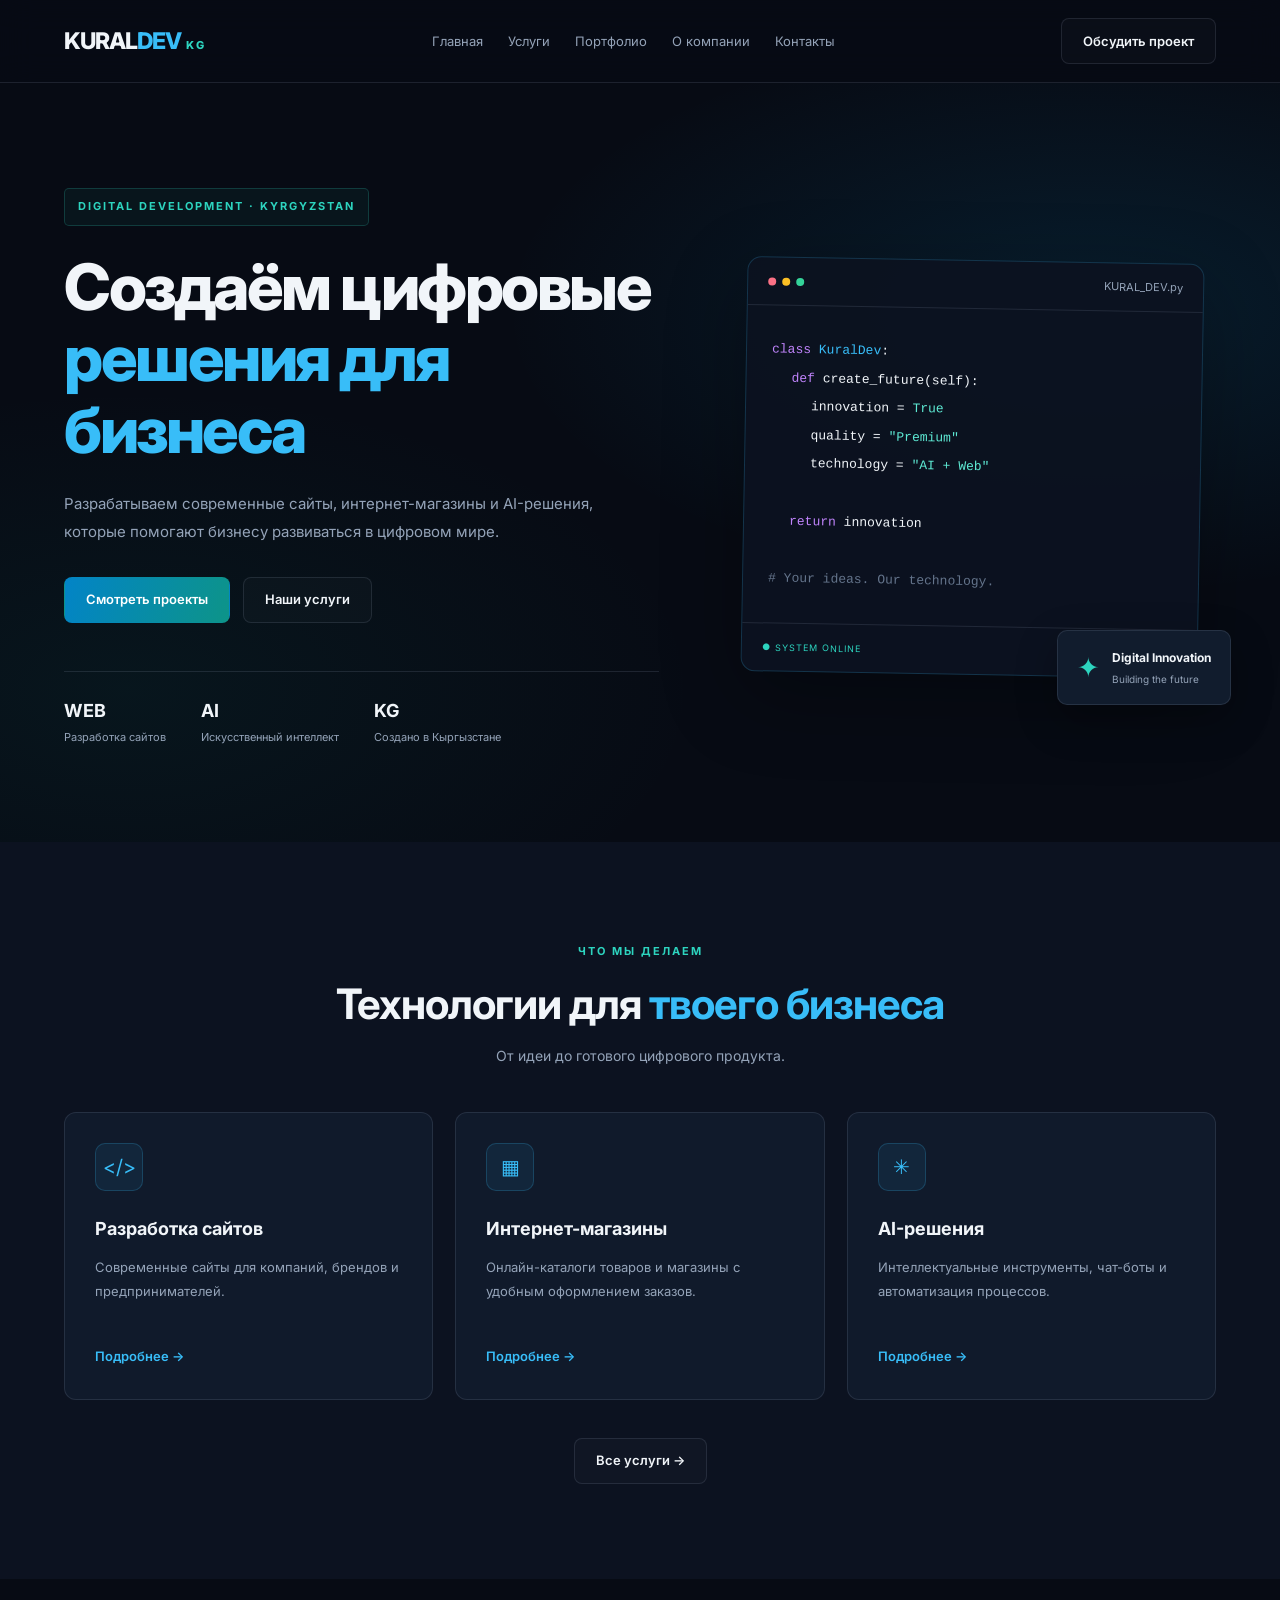
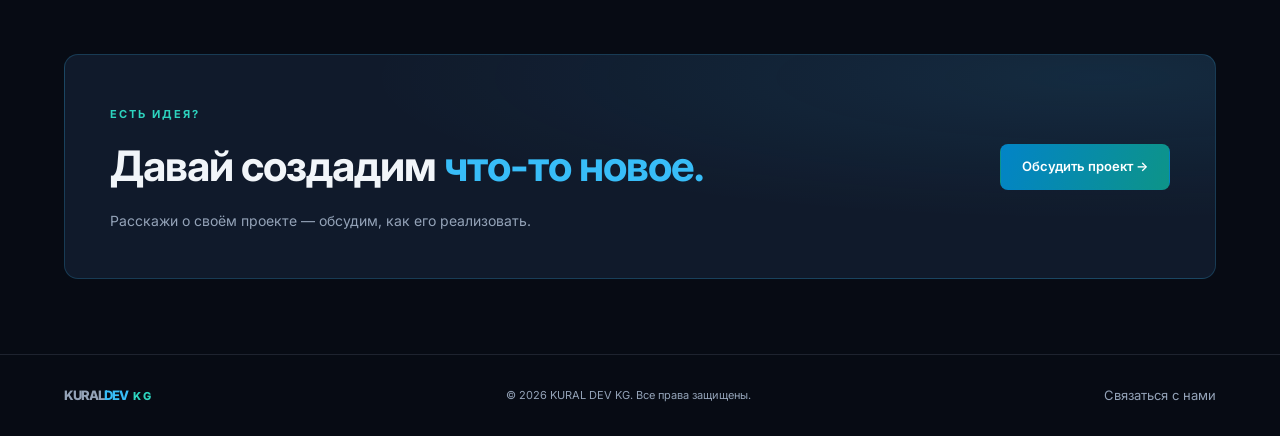
<file: index.html>
<!DOCTYPE html>
<html lang="ru">

<head>
    <meta charset="UTF-8">
    <meta name="viewport" content="width=device-width, initial-scale=1.0">
    <title>KURAL DEV KG — Разработка сайтов и AI</title>
    <meta name="description"
        content="KURAL DEV KG — разработка современных сайтов, интернет-магазинов и AI-решений для бизнеса.">
    <link rel="stylesheet" href="css/style.css">
    <link rel="stylesheet" href="css/responsive.css">
</head>

<body>
    <header class="header">
        <div class="container nav">
            <a href="index.html" class="logo">
                KURAL<span>DEV</span>
                <small>KG</small>
            </a>
            <nav class="navigation">
                <a href="index.html">Главная</a>
                <a href="services.html">Услуги</a>
                <a href="portfolio.html">Портфолио</a>
                <a href="about.html">О компании</a>
                <a href="contact.html">Контакты</a>
            </nav>
            <a href="contact.html" class="button button-outline">
                Обсудить проект
            </a>
        </div>
    </header>
    <main>
        <section class="hero">
            <div class="container hero-content">
                <div class="hero-text">
                    <div class="badge">
                        DIGITAL DEVELOPMENT · KYRGYZSTAN
                    </div>
                    <h1>
                        Создаём цифровые
                        <span>решения для бизнеса</span>
                    </h1>
                    <p>
                        Разрабатываем современные сайты, интернет-магазины
                        и AI-решения, которые помогают бизнесу развиваться
                        в цифровом мире.
                    </p>
                    <div class="hero-buttons">
                        <a href="portfolio.html" class="button button-primary">
                            Смотреть проекты
                        </a>
                        <a href="services.html" class="button button-outline">
                            Наши услуги
                        </a>
                    </div>
                    <div class="hero-stats">
                        <div>
                            <strong>WEB</strong>
                            <span>Разработка сайтов</span>
                        </div>
                        <div>
                            <strong>AI</strong>
                            <span>Искусственный интеллект</span>
                        </div>
                        <div>
                            <strong>KG</strong>
                            <span>Создано в Кыргызстане</span>
                        </div>
                    </div>
                </div>
                <div class="hero-visual">
                    <div class="code-card">
                        <div class="code-header">
                            <div class="code-dots">
                                <i></i>
                                <i></i>
                                <i></i>
                            </div>
                            <span>KURAL_DEV.py</span>
                        </div>
                        <div class="code-content">
                            <p><span class="code-purple">class</span> <span class="code-blue">KuralDev</span>:</p>
                            <p class="indent"><span class="code-purple">def</span> create_future(self):</p>
                            <p class="indent2">innovation = <span class="code-green">True</span></p>
                            <p class="indent2">quality = <span class="code-green">"Premium"</span></p>
                            <p class="indent2">technology = <span class="code-green">"AI + Web"</span></p>
                            <br>
                            <p class="indent"><span class="code-purple">return</span> innovation</p>
                            <br>
                            <p class="code-comment"># Your ideas. Our technology.</p>
                        </div>
                        <div class="code-footer">
                            <span>● SYSTEM ONLINE</span>
                            <span>VERSION 1.0</span>
                        </div>
                    </div>
                    <div class="floating-card">
                        <span class="floating-icon">✦</span>
                        <div>
                            <strong>Digital Innovation</strong>
                            <span>Building the future</span>
                        </div>
                    </div>
                </div>
            </div>
        </section>
        <section class="services-preview">
            <div class="container">
                <div class="section-heading">
                    <span class="section-label">ЧТО МЫ ДЕЛАЕМ</span>
                    <h2>Технологии для <span>твоего бизнеса</span></h2>
                    <p>От идеи до готового цифрового продукта.</p>
                </div>
                <div class="service-grid">
                    <article class="service-card">
                        <div class="service-icon">&lt;/&gt;</div>
                        <h3>Разработка сайтов</h3>
                        <p>Современные сайты для компаний, брендов и предпринимателей.</p>
                        <a href="services.html">Подробнее →</a>
                    </article>
                    <article class="service-card">
                        <div class="service-icon">▦</div>
                        <h3>Интернет-магазины</h3>
                        <p>Онлайн-каталоги товаров и магазины с удобным оформлением заказов.</p>
                        <a href="services.html">Подробнее →</a>
                    </article>
                    <article class="service-card">
                        <div class="service-icon">✳</div>
                        <h3>AI-решения</h3>
                        <p>Интеллектуальные инструменты, чат-боты и автоматизация процессов.</p>
                        <a href="services.html">Подробнее →</a>
                    </article>
                </div>
                <div class="center-button">
                    <a href="services.html" class="button button-outline">
                        Все услуги →
                    </a>
                </div>
            </div>
        </section>
        <section class="cta-section">
            <div class="container cta-content">
                <div>
                    <span class="section-label">ЕСТЬ ИДЕЯ?</span>
                    <h2>Давай создадим <span>что-то новое.</span></h2>
                    <p>Расскажи о своём проекте — обсудим, как его реализовать.</p>
                </div>
                <a href="contact.html" class="button button-primary">
                    Обсудить проект →
                </a>
            </div>
        </section>
    </main>
    <footer class="footer">
        <div class="container footer-content">
            <a href="index.html" class="logo">
                KURAL<span>DEV</span>
                <small>KG</small>
            </a>
            <p>© 2026 KURAL DEV KG. Все права защищены.</p>
            <a href="contact.html">Связаться с нами</a>
        </div>
    </footer>
    <script src="js/script.js"></script>
</body>

</html>
</file>
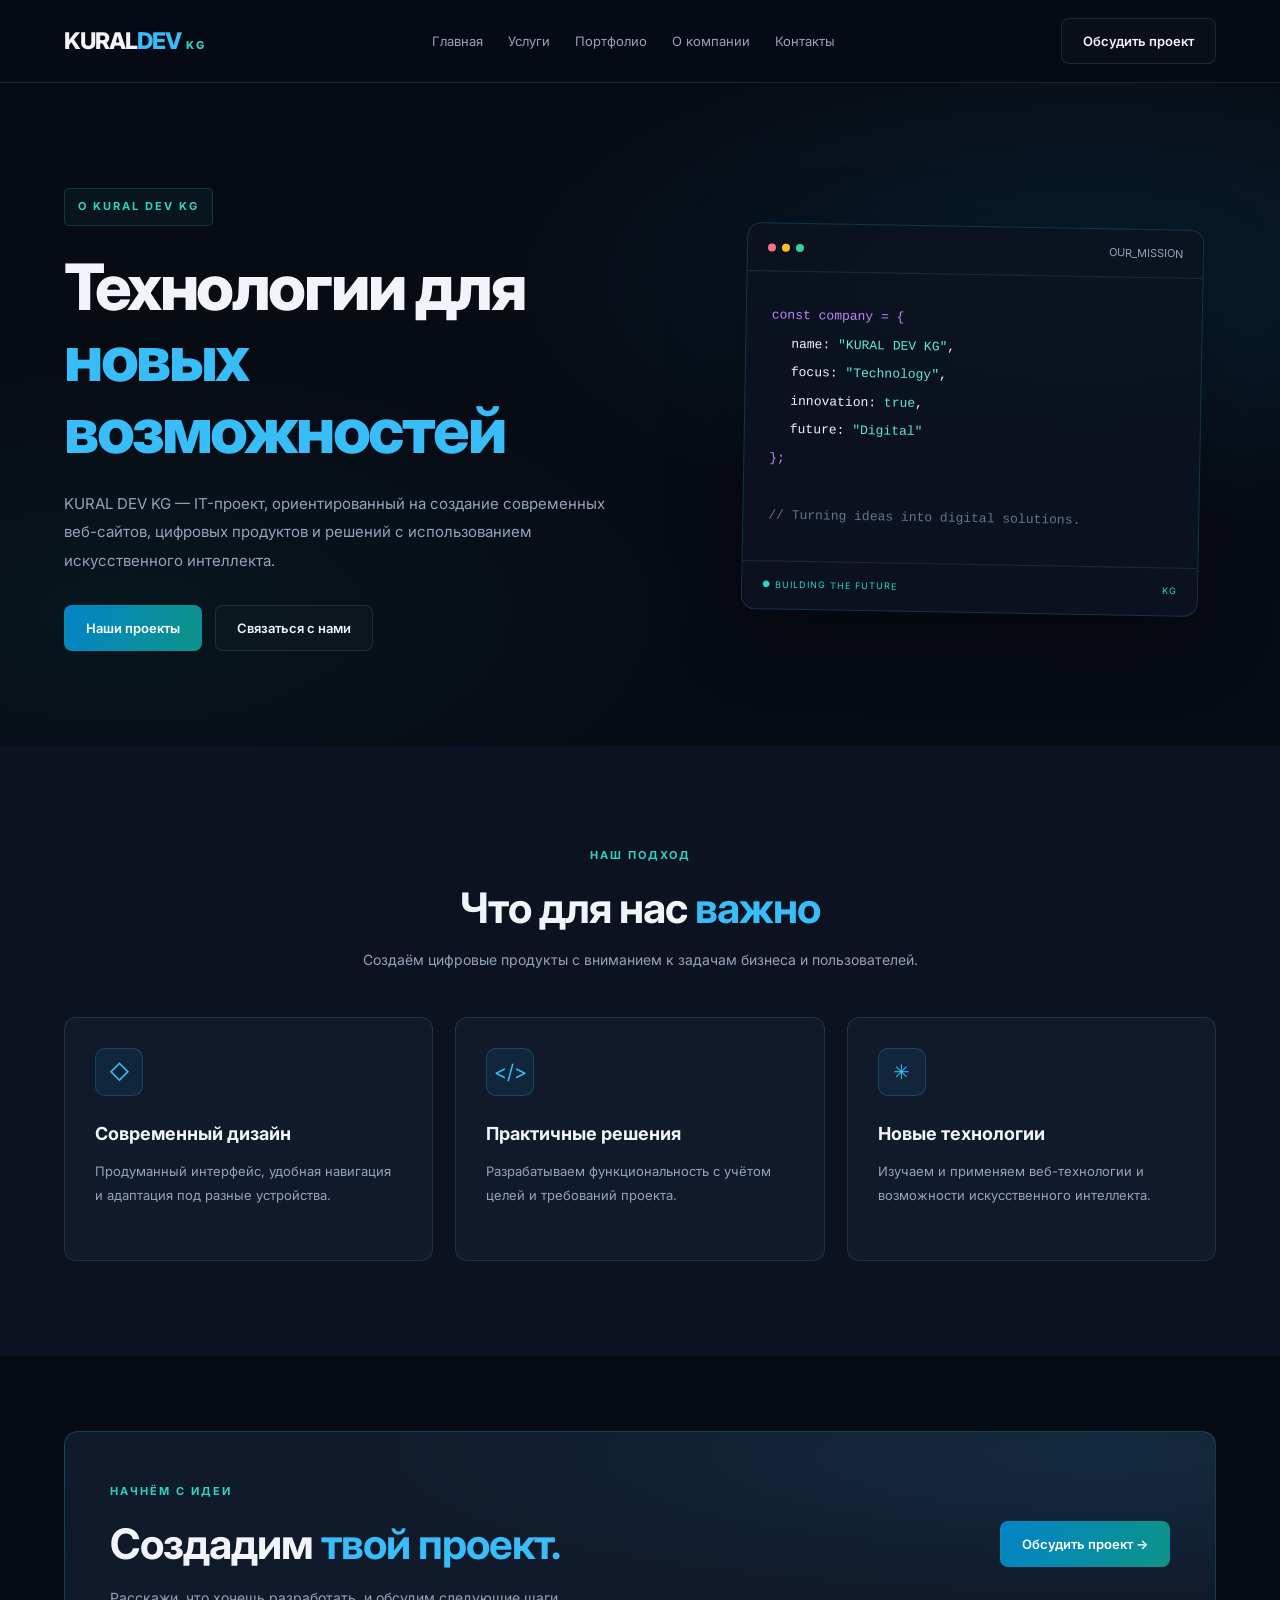
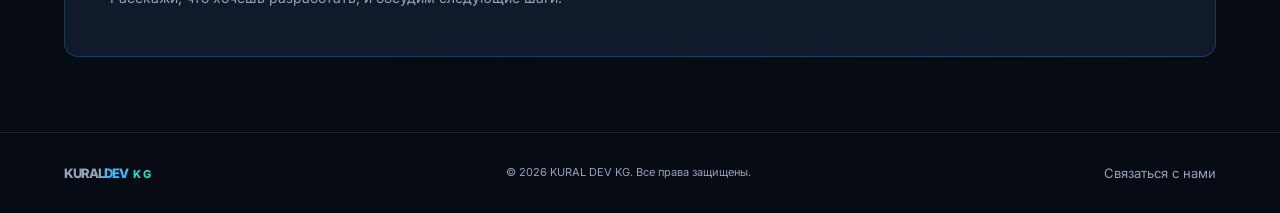
<file: about.html>
<!DOCTYPE html>
<html lang="ru">

<head>
    <meta charset="UTF-8">
    <meta name="viewport" content="width=device-width, initial-scale=1.0">
    <meta name="description" content="KURAL DEV KG — разработка сайтов, интернет-магазинов и AI-решений в Кыргызстане.">
    <title>О компании — KURAL DEV KG</title>
    <link rel="stylesheet" href="css/style.css">
    <link rel="stylesheet" href="css/responsive.css">
</head>

<body>
    <header class="header">
        <div class="container nav">
            <a href="index.html" class="logo">KURAL<span>DEV</span><small>KG</small></a>
            <nav class="navigation">
                <a href="index.html">Главная</a>
                <a href="services.html">Услуги</a>
                <a href="portfolio.html">Портфолио</a>
                <a href="about.html" aria-current="page">О компании</a>
                <a href="contact.html">Контакты</a>
            </nav>
            <a href="contact.html" class="button button-outline">Обсудить проект</a>
        </div>
    </header>
    <main>
        <section class="hero">
            <div class="container hero-content">
                <div class="hero-text">
                    <div class="badge">О KURAL DEV KG</div>
                    <h1>
                        Технологии для
                        <span>новых возможностей</span>
                    </h1>
                    <p>
                        KURAL DEV KG — IT-проект, ориентированный на создание
                        современных веб-сайтов, цифровых продуктов и решений
                        с использованием искусственного интеллекта.
                    </p>
                    <div class="hero-buttons">
                        <a href="portfolio.html" class="button button-primary">
                            Наши проекты
                        </a>
                        <a href="contact.html" class="button button-outline">
                            Связаться с нами
                        </a>
                    </div>
                </div>
                <div class="hero-visual">
                    <div class="code-card">
                        <div class="code-header">
                            <div class="code-dots">
                                <i></i><i></i><i></i>
                            </div>
                            <span>OUR_MISSION</span>
                        </div>
                        <div class="code-content">
                            <p class="code-purple">const company = {</p>
                            <p class="indent">name: <span class="code-green">"KURAL DEV KG"</span>,</p>
                            <p class="indent">focus: <span class="code-green">"Technology"</span>,</p>
                            <p class="indent">innovation: <span class="code-green">true</span>,</p>
                            <p class="indent">future: <span class="code-green">"Digital"</span></p>
                            <p class="code-purple">};</p>
                            <br>
                            <p class="code-comment">// Turning ideas into digital solutions.</p>
                        </div>
                        <div class="code-footer">
                            <span>● BUILDING THE FUTURE</span>
                            <span>KG</span>
                        </div>
                    </div>
                </div>
            </div>
        </section>
        <section class="services-preview">
            <div class="container">
                <div class="section-heading">
                    <span class="section-label">НАШ ПОДХОД</span>
                    <h2>Что для нас <span>важно</span></h2>
                    <p>Создаём цифровые продукты с вниманием к задачам бизнеса и пользователей.</p>
                </div>
                <div class="service-grid">
                    <article class="service-card">
                        <div class="service-icon">◇</div>
                        <h3>Современный дизайн</h3>
                        <p>Продуманный интерфейс, удобная навигация и адаптация под разные устройства.</p>
                    </article>
                    <article class="service-card">
                        <div class="service-icon">&lt;/&gt;</div>
                        <h3>Практичные решения</h3>
                        <p>Разрабатываем функциональность с учётом целей и требований проекта.</p>
                    </article>
                    <article class="service-card">
                        <div class="service-icon">✳</div>
                        <h3>Новые технологии</h3>
                        <p>Изучаем и применяем веб-технологии и возможности искусственного интеллекта.</p>
                    </article>
                </div>
            </div>
        </section>
        <section class="cta-section">
            <div class="container cta-content">
                <div>
                    <span class="section-label">НАЧНЁМ С ИДЕИ</span>
                    <h2>Создадим <span>твой проект.</span></h2>
                    <p>Расскажи, что хочешь разработать, и обсудим следующие шаги.</p>
                </div>
                <a href="contact.html" class="button button-primary">
                    Обсудить проект →
                </a>
            </div>
        </section>
    </main>
    <footer class="footer">
        <div class="container footer-content">
            <a href="index.html" class="logo">KURAL<span>DEV</span><small>KG</small></a>
            <p>© <span data-current-year>2026</span> KURAL DEV KG. Все права защищены.</p>
            <a href="contact.html">Связаться с нами</a>
        </div>
    </footer>
    <script src="js/script.js"></script>
</body>

</html>
</file>
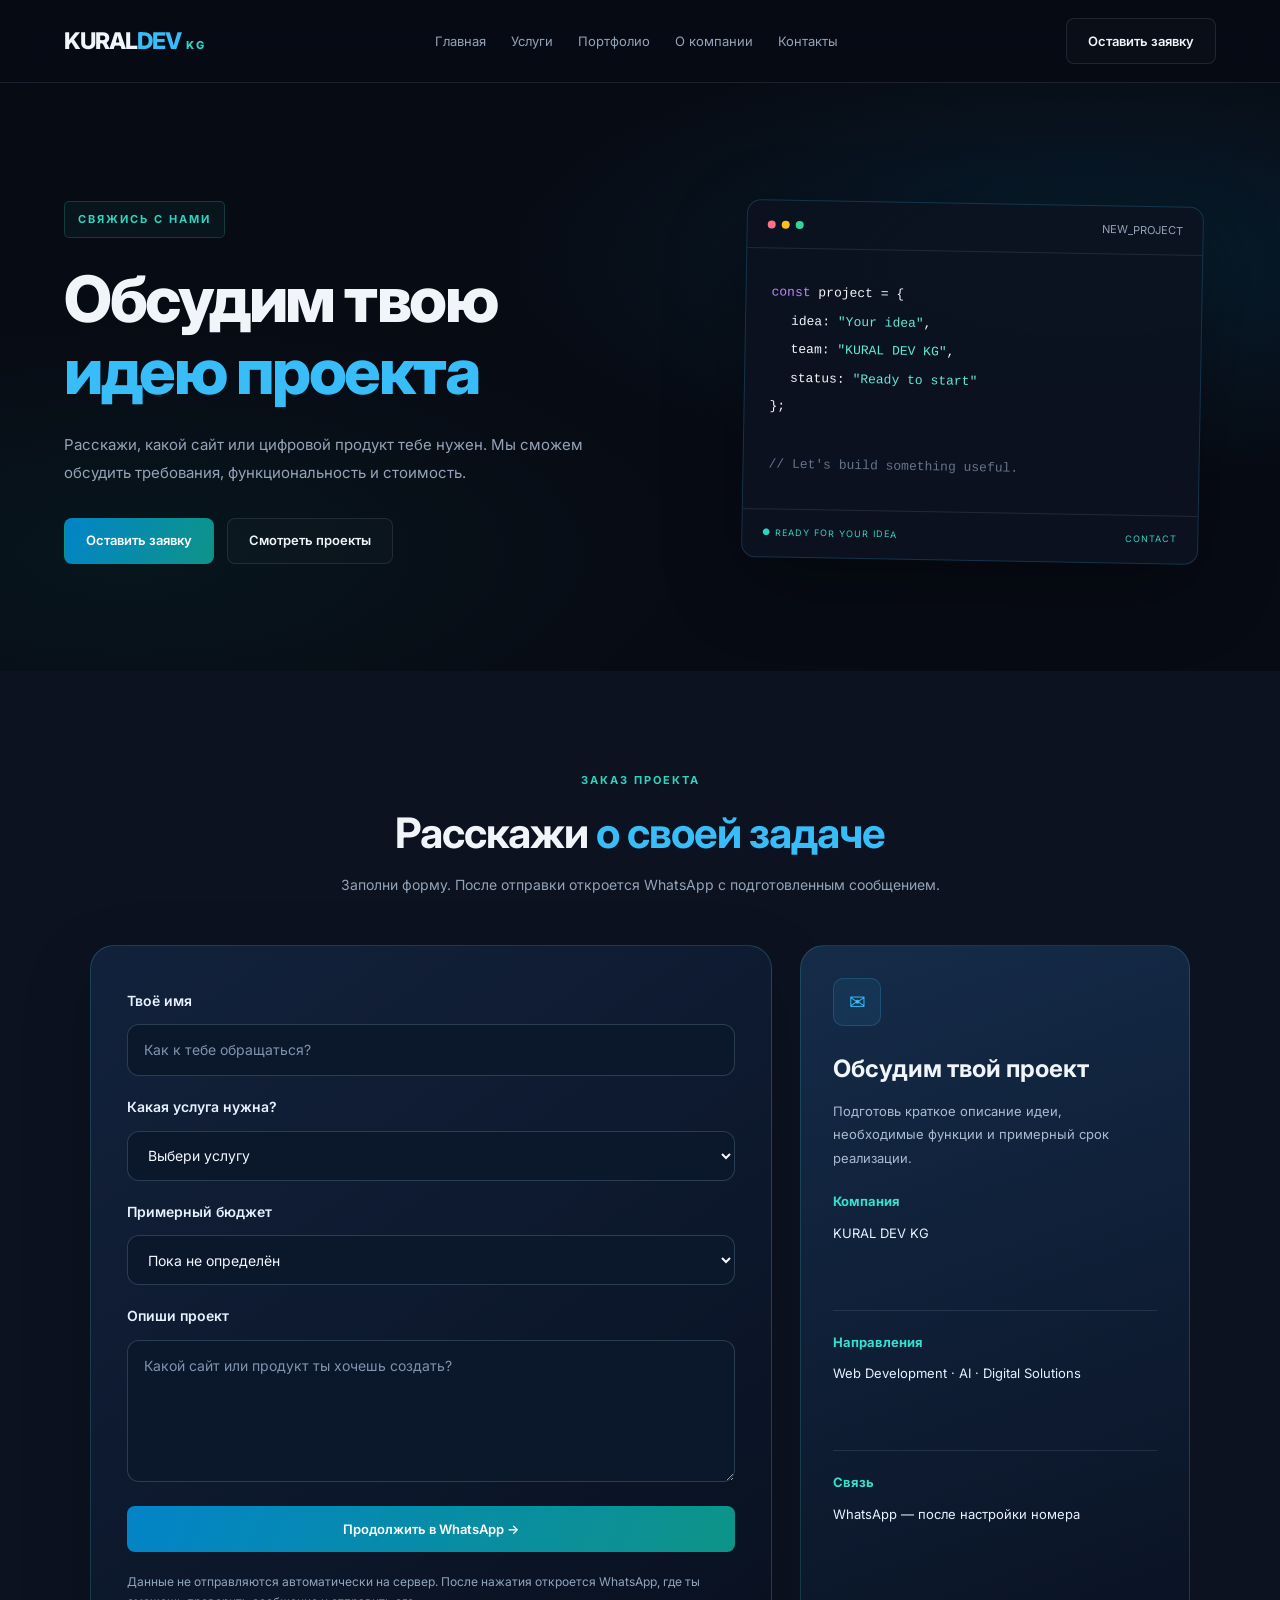
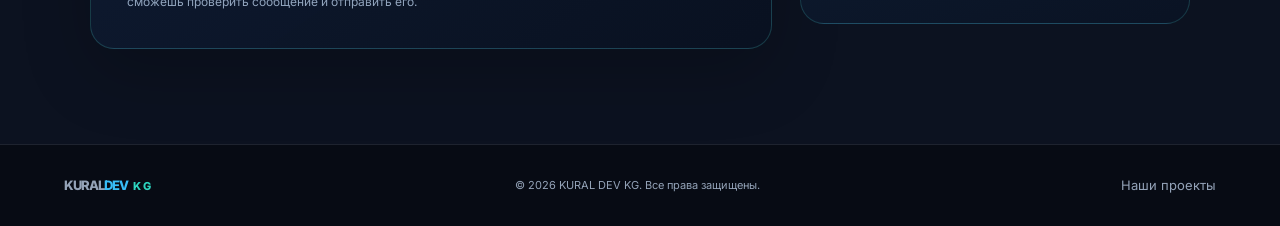
<file: contact.html>
<!DOCTYPE html>
<html lang="ru">

<head>
    <meta charset="UTF-8">
    <meta name="viewport" content="width=device-width, initial-scale=1.0">
    <meta name="description" content="Свяжитесь с KURAL DEV KG, чтобы заказать сайт, интернет-магазин или AI-решение.">
    <title>Контакты — KURAL DEV KG</title>
    <link rel="stylesheet" href="css/style.css">
    <link rel="stylesheet" href="css/responsive.css">
</head>

<body>
    <header class="header">
        <div class="container nav">
            <a href="index.html" class="logo">KURAL<span>DEV</span><small>KG</small></a>
            <nav class="navigation">
                <a href="index.html">Главная</a>
                <a href="services.html">Услуги</a>
                <a href="portfolio.html">Портфолио</a>
                <a href="about.html">О компании</a>
                <a href="contact.html" aria-current="page">Контакты</a>
            </nav>
            <a href="#contact-form" class="button button-outline">Оставить заявку</a>
        </div>
    </header>
    <main>
        <section class="hero">
            <div class="container hero-content">
                <div class="hero-text">
                    <div class="badge">СВЯЖИСЬ С НАМИ</div>
                    <h1>
                        Обсудим твою
                        <span>идею проекта</span>
                    </h1>
                    <p>
                        Расскажи, какой сайт или цифровой продукт тебе нужен.
                        Мы сможем обсудить требования, функциональность и стоимость.
                    </p>
                    <div class="hero-buttons">
                        <a href="#contact-form" class="button button-primary">
                            Оставить заявку
                        </a>
                        <a href="portfolio.html" class="button button-outline">
                            Смотреть проекты
                        </a>
                    </div>
                </div>
                <div class="hero-visual">
                    <div class="code-card">
                        <div class="code-header">
                            <div class="code-dots">
                                <i></i><i></i><i></i>
                            </div>
                            <span>NEW_PROJECT</span>
                        </div>
                        <div class="code-content">
                            <p><span class="code-purple">const</span> project = {</p>
                            <p class="indent">idea: <span class="code-green">"Your idea"</span>,</p>
                            <p class="indent">team: <span class="code-green">"KURAL DEV KG"</span>,</p>
                            <p class="indent">status: <span class="code-green">"Ready to start"</span></p>
                            <p>};</p>
                            <br>
                            <p class="code-comment">// Let's build something useful.</p>
                        </div>
                        <div class="code-footer">
                            <span>● READY FOR YOUR IDEA</span>
                            <span>CONTACT</span>
                        </div>
                    </div>
                </div>
            </div>
        </section>
        <section class="services-preview" id="contact-form">
            <div class="container">
                <div class="section-heading">
                    <span class="section-label">ЗАКАЗ ПРОЕКТА</span>
                    <h2>Расскажи <span>о своей задаче</span></h2>
                    <p>Заполни форму. После отправки откроется WhatsApp с подготовленным сообщением.</p>
                </div>
                <div class="contact-layout">
                    <form class="contact-form" id="project-form">
                        <label for="client-name">Твоё имя</label>
                        <input type="text" id="client-name" name="name" placeholder="Как к тебе обращаться?" required>
                        <label for="client-service">Какая услуга нужна?</label>
                        <select id="client-service" name="service" required>
                            <option value="">Выбери услугу</option>
                            <option value="Сайт для бизнеса">Сайт для бизнеса</option>
                            <option value="Интернет-магазин">Интернет-магазин</option>
                            <option value="Landing Page">Landing Page</option>
                            <option value="AI-решение">AI-решение</option>
                            <option value="Веб-платформа">Веб-платформа</option>
                            <option value="Индивидуальная разработка">Другая разработка</option>
                        </select>
                        <label for="client-budget">Примерный бюджет</label>
                        <select id="client-budget" name="budget">
                            <option value="Не определён">Пока не определён</option>
                            <option value="До $100">До $100</option>
                            <option value="$100–$300">$100–$300</option>
                            <option value="$300–$500">$300–$500</option>
                            <option value="$500–$1000">$500–$1000</option>
                            <option value="Более $1000">Более $1000</option>
                        </select>
                        <label for="client-message">Опиши проект</label>
                        <textarea id="client-message" name="message" rows="5"
                            placeholder="Какой сайт или продукт ты хочешь создать?" required></textarea>
                        <button type="submit" class="button button-primary">
                            Продолжить в WhatsApp →
                        </button>
                        <p class="form-note">
                            Данные не отправляются автоматически на сервер.
                            После нажатия откроется WhatsApp, где ты сможешь проверить сообщение и отправить его.
                        </p>
                    </form>
                    <aside class="service-card contact-info">
                        <div class="service-icon">✉</div>
                        <h3>Обсудим твой проект</h3>
                        <p>
                            Подготовь краткое описание идеи, необходимые функции
                            и примерный срок реализации.
                        </p>
                        <div class="contact-detail">
                            <strong>Компания</strong>
                            <p>KURAL DEV KG</p>
                        </div>
                        <div class="contact-detail">
                            <strong>Направления</strong>
                            <p>Web Development · AI · Digital Solutions</p>
                        </div>
                        <div class="contact-detail">
                            <strong>Связь</strong>
                            <p>WhatsApp — после настройки номера</p>
                        </div>
                    </aside>
                </div>
            </div>
        </section>
    </main>
    <footer class="footer">
        <div class="container footer-content">
            <a href="index.html" class="logo">KURAL<span>DEV</span><small>KG</small></a>
            <p>© <span data-current-year>2026</span> KURAL DEV KG. Все права защищены.</p>
            <a href="portfolio.html">Наши проекты</a>
        </div>
    </footer>
    <script src="js/script.js"></script>
    <script src="js/contact.js"></script>
</body>

</html>
</file>
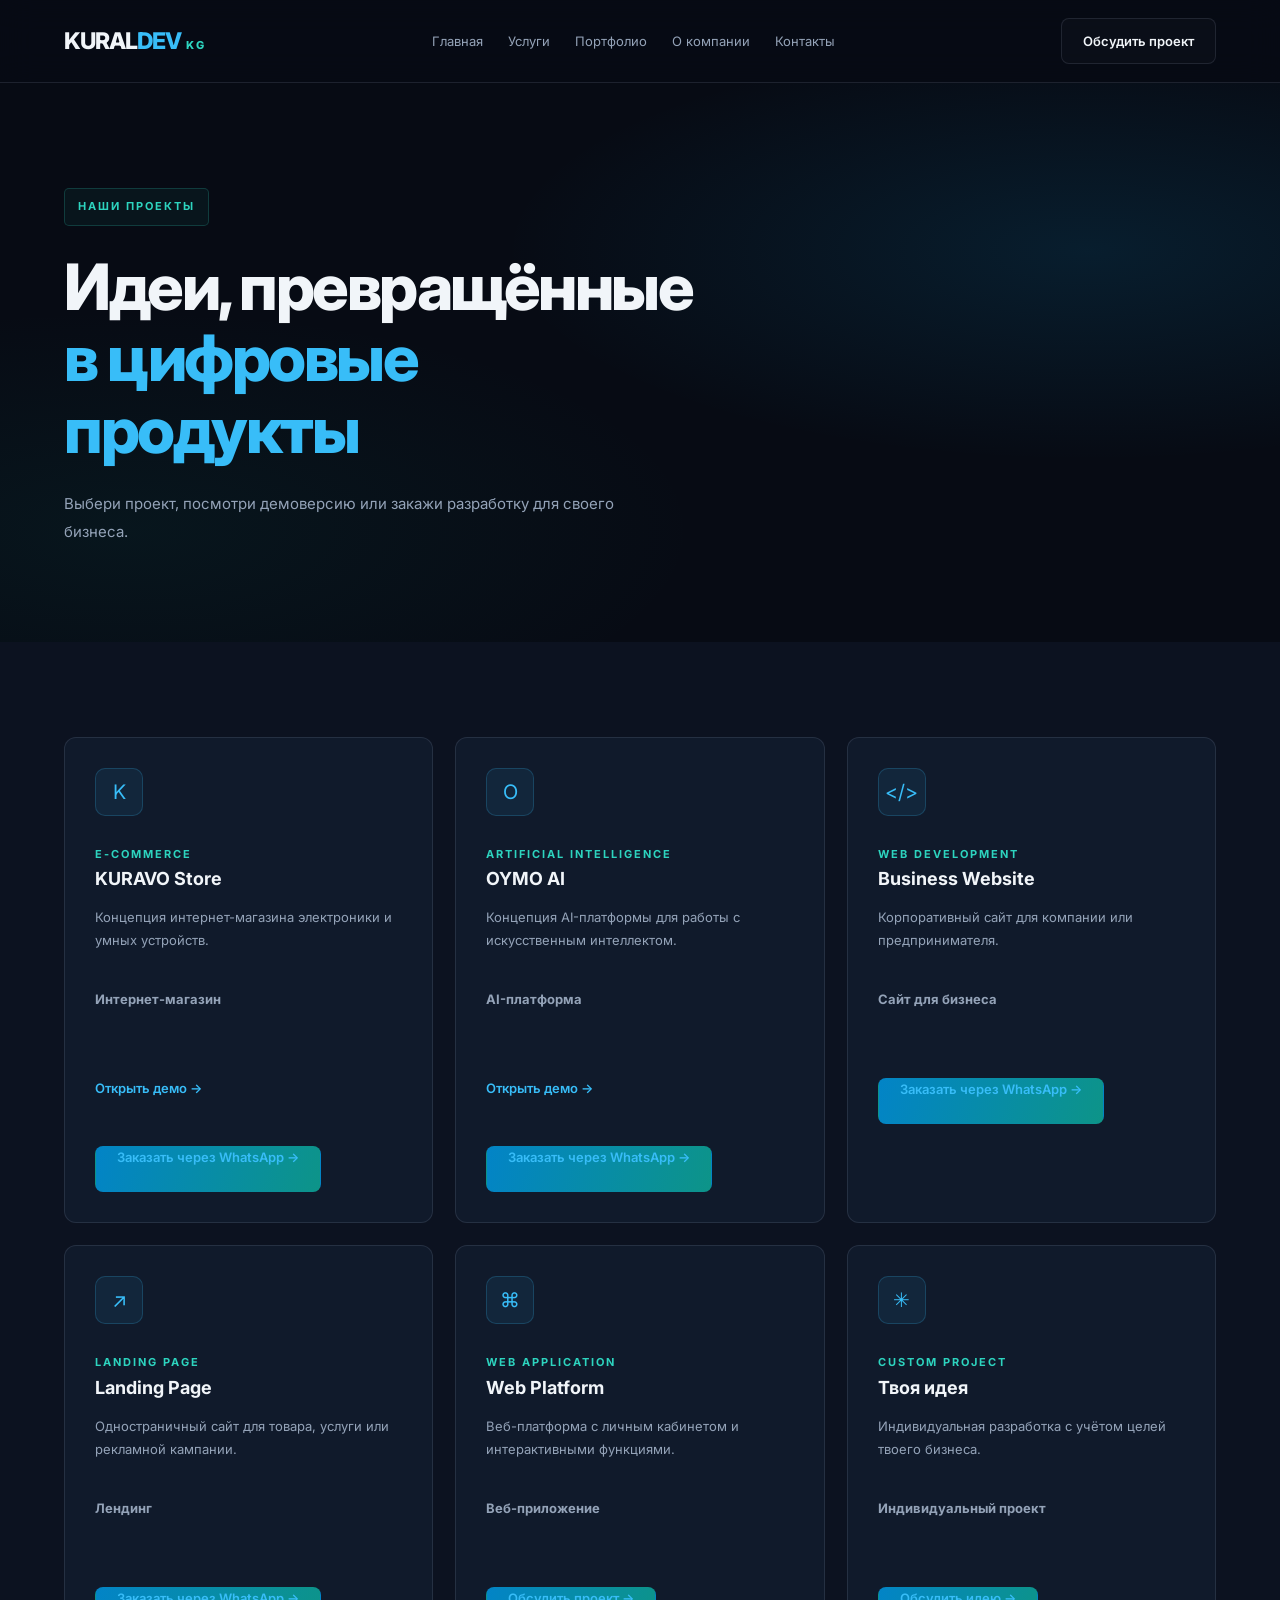
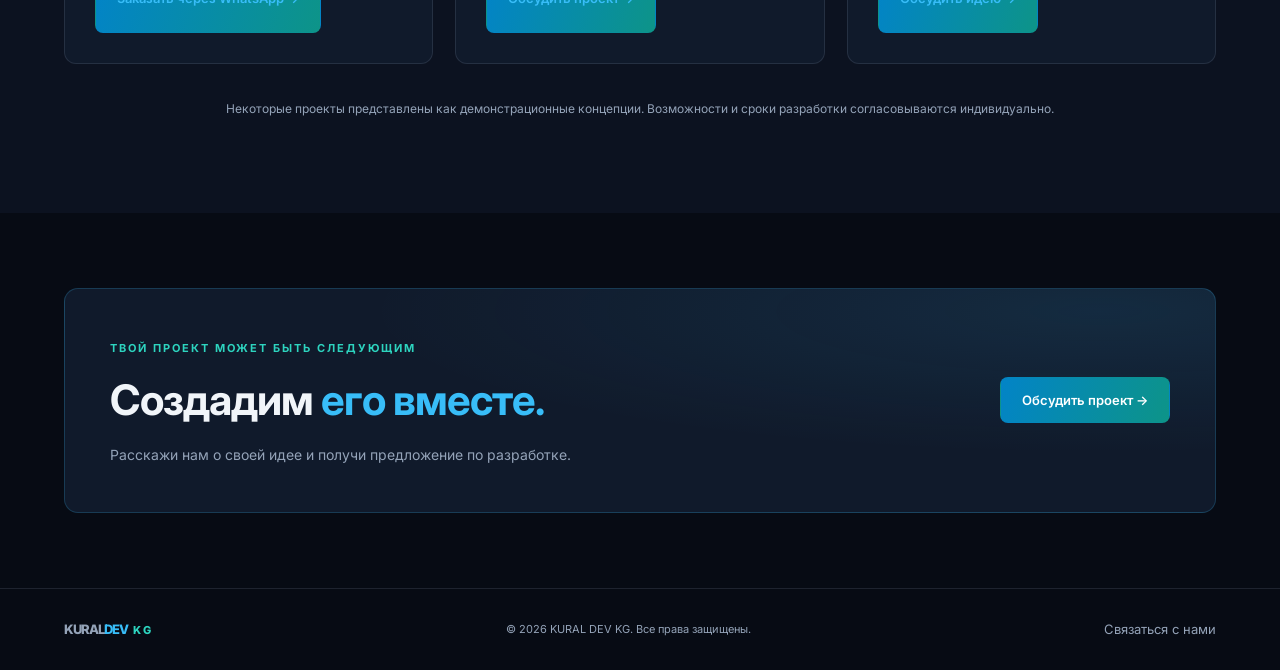
<file: portfolio.html>
<!DOCTYPE html>
<html lang="ru">

<head>
    <meta charset="UTF-8">
    <meta name="viewport" content="width=device-width, initial-scale=1.0">
    <meta name="description" content="Портфолио KURAL DEV KG: сайты, интернет-магазины и AI-проекты.">
    <title>Портфолио — KURAL DEV KG</title>
    <link rel="stylesheet" href="css/style.css">
    <link rel="stylesheet" href="css/responsive.css">
</head>

<body>

    <header class="header">
        <div class="container nav">
            <a href="index.html" class="logo">KURAL<span>DEV</span><small>KG</small></a>
            <nav class="navigation">
                <a href="index.html">Главная</a>
                <a href="services.html">Услуги</a>
                <a href="portfolio.html" aria-current="page">Портфолио</a>
                <a href="about.html">О компании</a>
                <a href="contact.html">Контакты</a>
            </nav>
            <a href="contact.html" class="button button-outline">Обсудить проект</a>
        </div>
    </header>

    <main>
        <section class="hero">
            <div class="container hero-text">
                <div class="badge">НАШИ ПРОЕКТЫ</div>
                <h1>Идеи, превращённые <span>в цифровые продукты</span></h1>
                <p>Выбери проект, посмотри демоверсию или закажи разработку для своего бизнеса.</p>
            </div>
        </section>

        <section class="services-preview">
            <div class="container">
                <div class="service-grid">

                    <article class="service-card">
                        <div class="service-icon">K</div>
                        <span class="section-label">E-COMMERCE</span>
                        <h3>KURAVO Store</h3>
                        <p>Концепция интернет-магазина электроники и умных устройств.</p>
                        <p><strong>Интернет-магазин</strong></p>
                        <a href="projects/kuravo.html">Открыть демо →</a>
                        <br><br>
                        <a class="button button-primary whatsapp-order"
                            href="https://wa.me/996772017522?text=Здравствуйте!%20Хочу%20заказать%20интернет-магазин%20KURAVO."
                            target="_blank" rel="noopener noreferrer">Заказать через WhatsApp →</a>
                    </article>

                    <article class="service-card">
                        <div class="service-icon">O</div>
                        <span class="section-label">ARTIFICIAL INTELLIGENCE</span>
                        <h3>OYMO AI</h3>
                        <p>Концепция AI-платформы для работы с искусственным интеллектом.</p>
                        <p><strong>AI-платформа</strong></p>
                        <a href="projects/oymo-ai.html">Открыть демо →</a>
                        <br><br>
                        <a class="button button-primary whatsapp-order"
                            href="https://wa.me/996772017522?text=Здравствуйте!%20Хочу%20обсудить%20разработку%20AI-платформы."
                            target="_blank" rel="noopener noreferrer">Заказать через WhatsApp →</a>
                    </article>

                    <article class="service-card">
                        <div class="service-icon">&lt;/&gt;</div>
                        <span class="section-label">WEB DEVELOPMENT</span>
                        <h3>Business Website</h3>
                        <p>Корпоративный сайт для компании или предпринимателя.</p>
                        <p><strong>Сайт для бизнеса</strong></p>
                        <a class="button button-primary whatsapp-order"
                            href="https://wa.me/996772017522?text=Здравствуйте!%20Хочу%20заказать%20сайт%20для%20бизнеса."
                            target="_blank" rel="noopener noreferrer">Заказать через WhatsApp →</a>
                    </article>

                    <article class="service-card">
                        <div class="service-icon">↗</div>
                        <span class="section-label">LANDING PAGE</span>
                        <h3>Landing Page</h3>
                        <p>Одностраничный сайт для товара, услуги или рекламной кампании.</p>
                        <p><strong>Лендинг</strong></p>
                        <a class="button button-primary whatsapp-order"
                            href="https://wa.me/996772017522?text=Здравствуйте!%20Хочу%20заказать%20Landing%20Page."
                            target="_blank" rel="noopener noreferrer">Заказать через WhatsApp →</a>
                    </article>

                    <article class="service-card">
                        <div class="service-icon">⌘</div>
                        <span class="section-label">WEB APPLICATION</span>
                        <h3>Web Platform</h3>
                        <p>Веб-платформа с личным кабинетом и интерактивными функциями.</p>
                        <p><strong>Веб-приложение</strong></p>
                        <a class="button button-primary whatsapp-order"
                            href="https://wa.me/996772017522?text=Здравствуйте!%20Хочу%20обсудить%20создание%20веб-платформы."
                            target="_blank" rel="noopener noreferrer">Обсудить проект →</a>
                    </article>

                    <article class="service-card">
                        <div class="service-icon">✳</div>
                        <span class="section-label">CUSTOM PROJECT</span>
                        <h3>Твоя идея</h3>
                        <p>Индивидуальная разработка с учётом целей твоего бизнеса.</p>
                        <p><strong>Индивидуальный проект</strong></p>
                        <a class="button button-primary whatsapp-order"
                            href="https://wa.me/996772017522?text=Здравствуйте!%20Хочу%20обсудить%20индивидуальный%20IT-проект."
                            target="_blank" rel="noopener noreferrer">Обсудить идею →</a>
                    </article>

                </div>

                <p style="text-align:center; color:#94a3b8; margin-top:35px; font-size:12px;">
                    Некоторые проекты представлены как демонстрационные концепции.
                    Возможности и сроки разработки согласовываются индивидуально.
                </p>
            </div>
        </section>

        <section class="cta-section">
            <div class="container cta-content">
                <div>
                    <span class="section-label">ТВОЙ ПРОЕКТ МОЖЕТ БЫТЬ СЛЕДУЮЩИМ</span>
                    <h2>Создадим <span>его вместе.</span></h2>
                    <p>Расскажи нам о своей идее и получи предложение по разработке.</p>
                </div>
                <a href="contact.html" class="button button-primary">Обсудить проект →</a>
            </div>
        </section>
    </main>

    <footer class="footer">
        <div class="container footer-content">
            <a href="index.html" class="logo">KURAL<span>DEV</span><small>KG</small></a>
            <p>© <span data-current-year>2026</span> KURAL DEV KG. Все права защищены.</p>
            <a href="contact.html">Связаться с нами</a>
        </div>
    </footer>

    <script src="js/script.js"></script>
</body>

</html>
</file>
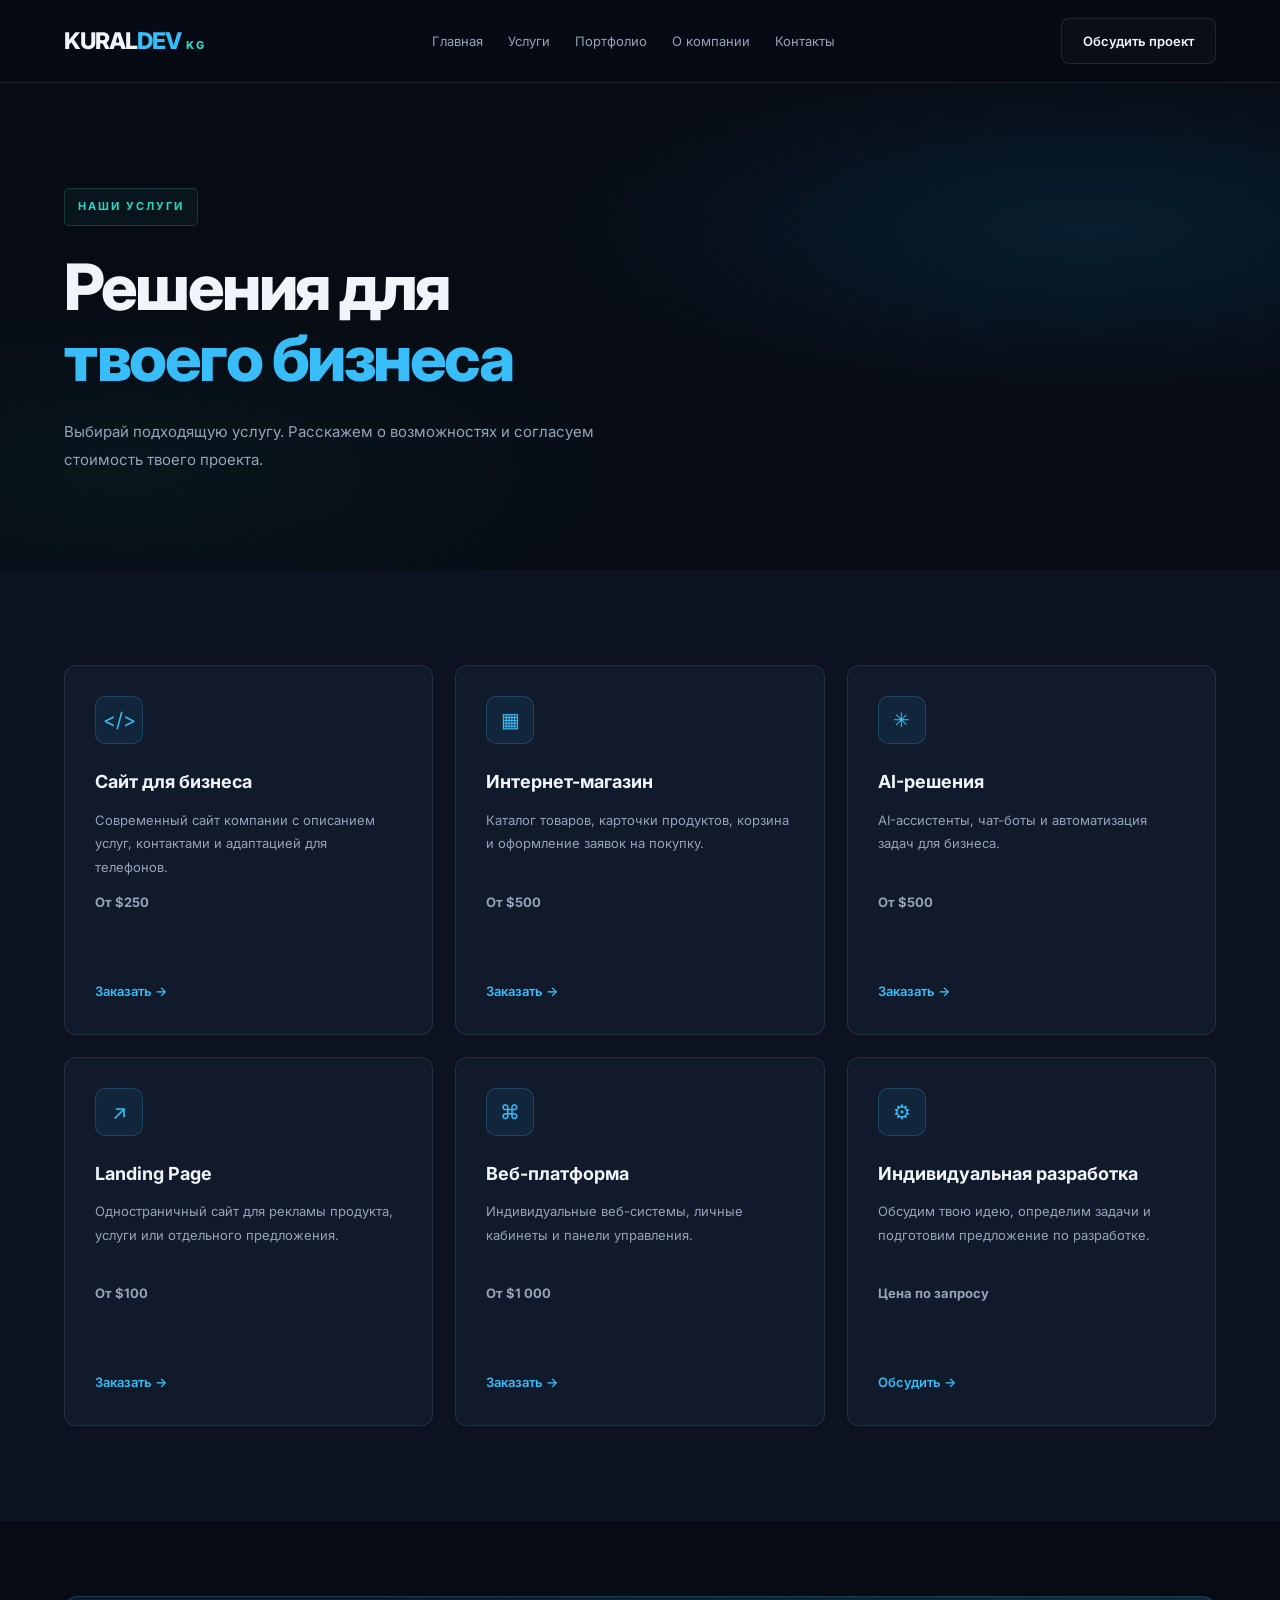
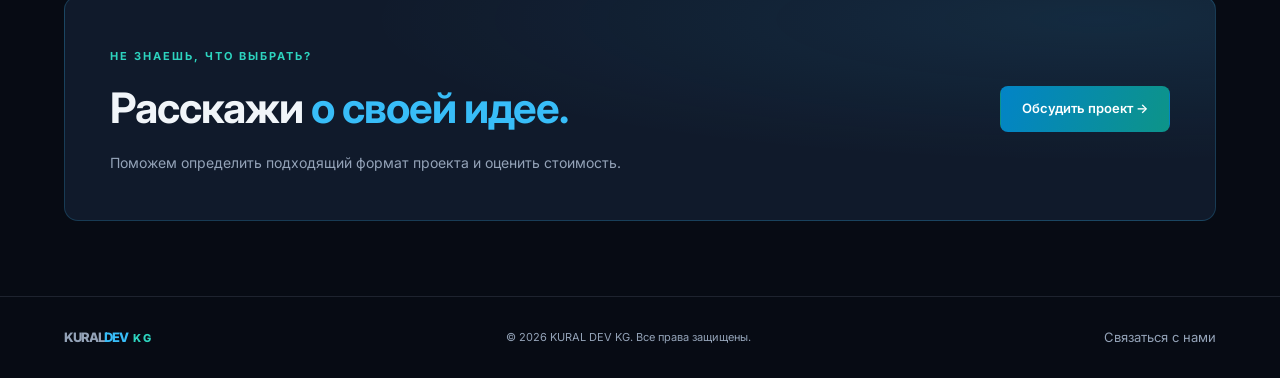
<file: services.html>
<!DOCTYPE html>
<html lang="ru">

<head>
    <meta charset="UTF-8">
    <meta name="viewport" content="width=device-width, initial-scale=1.0">
    <meta name="description" content="Услуги KURAL DEV KG: разработка сайтов, интернет-магазинов и AI-решений.">
    <title>Услуги и цены — KURAL DEV KG</title>
    <link rel="stylesheet" href="css/style.css">
    <link rel="stylesheet" href="css/responsive.css">
</head>

<body>
    <header class="header">
        <div class="container nav">
            <a href="index.html" class="logo">KURAL<span>DEV</span><small>KG</small></a>
            <nav class="navigation">
                <a href="index.html">Главная</a>
                <a href="services.html" aria-current="page">Услуги</a>
                <a href="portfolio.html">Портфолио</a>
                <a href="about.html">О компании</a>
                <a href="contact.html">Контакты</a>
            </nav>
            <a href="contact.html" class="button button-outline">Обсудить проект</a>
        </div>
    </header>
    <main>
        <section class="hero">
            <div class="container hero-text">
                <div class="badge">НАШИ УСЛУГИ</div>
                <h1>Решения для <span>твоего бизнеса</span></h1>
                <p>Выбирай подходящую услугу. Расскажем о возможностях и согласуем стоимость твоего проекта.</p>
            </div>
        </section>
        <section class="services-preview">
            <div class="container">
                <div class="service-grid">
                    <article class="service-card">
                        <div class="service-icon">&lt;/&gt;</div>
                        <h3>Сайт для бизнеса</h3>
                        <p>Современный сайт компании с описанием услуг, контактами и адаптацией для телефонов.</p>
                        <p><strong>От $250</strong></p>
                        <a href="contact.html?service=business-website">Заказать →</a>
                    </article>
                    <article class="service-card">
                        <div class="service-icon">▦</div>
                        <h3>Интернет-магазин</h3>
                        <p>Каталог товаров, карточки продуктов, корзина и оформление заявок на покупку.</p>
                        <p><strong>От $500</strong></p>
                        <a href="contact.html?service=online-store">Заказать →</a>
                    </article>
                    <article class="service-card">
                        <div class="service-icon">✳</div>
                        <h3>AI-решения</h3>
                        <p>AI-ассистенты, чат-боты и автоматизация задач для бизнеса.</p>
                        <p><strong>От $500</strong></p>
                        <a href="contact.html?service=ai-solutions">Заказать →</a>
                    </article>
                    <article class="service-card">
                        <div class="service-icon">↗</div>
                        <h3>Landing Page</h3>
                        <p>Одностраничный сайт для рекламы продукта, услуги или отдельного предложения.</p>
                        <p><strong>От $100</strong></p>
                        <a href="contact.html?service=landing-page">Заказать →</a>
                    </article>
                    <article class="service-card">
                        <div class="service-icon">⌘</div>
                        <h3>Веб-платформа</h3>
                        <p>Индивидуальные веб-системы, личные кабинеты и панели управления.</p>
                        <p><strong>От $1 000</strong></p>
                        <a href="contact.html?service=web-platform">Заказать →</a>
                    </article>
                    <article class="service-card">
                        <div class="service-icon">⚙</div>
                        <h3>Индивидуальная разработка</h3>
                        <p>Обсудим твою идею, определим задачи и подготовим предложение по разработке.</p>
                        <p><strong>Цена по запросу</strong></p>
                        <a href="contact.html?service=custom-development">Обсудить →</a>
                    </article>
                </div>
            </div>
        </section>
        <section class="cta-section">
            <div class="container cta-content">
                <div>
                    <span class="section-label">НЕ ЗНАЕШЬ, ЧТО ВЫБРАТЬ?</span>
                    <h2>Расскажи <span>о своей идее.</span></h2>
                    <p>Поможем определить подходящий формат проекта и оценить стоимость.</p>
                </div>
                <a href="contact.html" class="button button-primary">Обсудить проект →</a>
            </div>
        </section>
    </main>
    <footer class="footer">
        <div class="container footer-content">
            <a href="index.html" class="logo">KURAL<span>DEV</span><small>KG</small></a>
            <p>© <span data-current-year>2026</span> KURAL DEV KG. Все права защищены.</p>
            <a href="contact.html">Связаться с нами</a>
        </div>
    </footer>
    <script src="js/script.js"></script>
</body>

</html>
</file>
<file: css/style.css>
@import url('https://fonts.googleapis.com/css2?family=Inter:wght@400;500;600;700;800&display=swap');

:root {
    --bg: #070b14;
    --bg-secondary: #0c1220;
    --card: #101a2b;
    --border: rgba(148, 163, 184, 0.16);
    --text: #f1f5f9;
    --muted: #94a3b8;
    --primary: #38bdf8;
    --accent: #2dd4bf;
}

* {
    margin: 0;
    padding: 0;
    box-sizing: border-box;
}

html {
    scroll-behavior: smooth;
}

body {
    font-family: 'Inter', sans-serif;
    background: var(--bg);
    color: var(--text);
    line-height: 1.6;
}

a {
    color: inherit;
    text-decoration: none;
}

.container {
    width: min(1180px, 90%);
    margin: 0 auto;
}

/* HEADER */
.header {
    position: sticky;
    top: 0;
    z-index: 100;
    background: rgba(7, 11, 20, 0.9);
    backdrop-filter: blur(16px);
    border-bottom: 1px solid var(--border);
}

.nav {
    min-height: 82px;
    display: flex;
    align-items: center;
    justify-content: space-between;
    gap: 24px;
}

.logo {
    display: inline-flex;
    align-items: baseline;
    font-size: 23px;
    font-weight: 800;
    letter-spacing: -1px;
    white-space: nowrap;
}

.logo span {
    color: var(--primary);
}

.logo small {
    margin-left: 5px;
    color: var(--accent);
    font-size: 11px;
    letter-spacing: 2px;
}

.navigation {
    display: flex;
    align-items: center;
    gap: 25px;
}

.navigation a,
.footer a {
    color: var(--muted);
    font-size: 13px;
    transition: color 0.25s ease;
}

.navigation a:hover,
.footer a:hover {
    color: var(--primary);
}

/* BUTTONS */
.button {
    min-height: 46px;
    display: inline-flex;
    justify-content: center;
    align-items: center;
    padding: 0 21px;
    border: 1px solid transparent;
    border-radius: 8px;
    font-family: inherit;
    font-size: 13px;
    font-weight: 600;
    transition: transform 0.25s ease, background 0.25s ease;
    cursor: pointer;
}

.button:hover {
    transform: translateY(-2px);
}

.button-primary {
    background: linear-gradient(110deg, #0284c7, #0d9488);
    color: white;
}

.button-primary:hover {
    background: linear-gradient(110deg, #0369a1, #0f766e);
}

.button-outline {
    border-color: var(--border);
    color: var(--text);
    background: rgba(255, 255, 255, 0.02);
}

.button-outline:hover {
    border-color: var(--primary);
}

/* HERO */
.hero {
    position: relative;
    overflow: hidden;
    padding: 105px 0 95px;
    background:
        radial-gradient(ellipse at 85% 30%, rgba(14, 165, 233, 0.12), transparent 38%),
        radial-gradient(ellipse at 10% 80%, rgba(13, 148, 136, 0.08), transparent 35%);
}

.hero-content {
    display: grid;
    grid-template-columns: 1.1fr 0.9fr;
    align-items: center;
    gap: 70px;
}

.badge,
.section-label {
    color: var(--accent);
    font-size: 11px;
    font-weight: 700;
    letter-spacing: 2px;
}

.badge {
    display: inline-block;
    padding: 9px 13px;
    margin-bottom: 25px;
    border: 1px solid rgba(45, 212, 191, 0.2);
    border-radius: 5px;
    background: rgba(45, 212, 191, 0.05);
}

.hero h1 {
    max-width: 650px;
    font-size: clamp(38px, 5vw, 64px);
    line-height: 1.12;
    letter-spacing: -2.5px;
    font-weight: 800;
}

.hero h1 span,
.section-heading h2 span,
.cta-content h2 span {
    display: block;
    color: var(--primary);
}

.hero-text>p {
    max-width: 550px;
    margin-top: 24px;
    color: var(--muted);
    font-size: 15px;
    line-height: 1.9;
}

.hero-buttons {
    display: flex;
    flex-wrap: wrap;
    gap: 13px;
    margin-top: 30px;
}

.hero-stats {
    display: flex;
    flex-wrap: wrap;
    gap: 35px;
    margin-top: 48px;
    padding-top: 25px;
    border-top: 1px solid var(--border);
}

.hero-stats div {
    display: flex;
    flex-direction: column;
    gap: 4px;
}

.hero-stats strong {
    font-size: 18px;
    color: var(--text);
}

.hero-stats span {
    color: var(--muted);
    font-size: 11px;
}

/* CODE CARD */
.hero-visual {
    position: relative;
    padding: 15px;
}

.code-card {
    overflow: hidden;
    border: 1px solid rgba(56, 189, 248, 0.2);
    border-radius: 14px;
    background: rgba(12, 18, 32, 0.95);
    box-shadow: 0 25px 80px rgba(0, 0, 0, 0.3);
    transform: rotate(1deg);
}

.code-header,
.code-footer {
    min-height: 48px;
    display: flex;
    align-items: center;
    justify-content: space-between;
    padding: 0 20px;
    border-bottom: 1px solid var(--border);
    color: var(--muted);
    font-size: 11px;
}

.code-dots {
    display: flex;
    gap: 6px;
}

.code-dots i {
    width: 8px;
    height: 8px;
    border-radius: 50%;
    background: #64748b;
}

.code-dots i:nth-child(1) {
    background: #fb7185;
}

.code-dots i:nth-child(2) {
    background: #fbbf24;
}

.code-dots i:nth-child(3) {
    background: #34d399;
}

.code-content {
    padding: 30px 25px;
    font-family: monospace;
    font-size: 13px;
    line-height: 2.2;
}

.code-purple {
    color: #c084fc;
}

.code-blue {
    color: #38bdf8;
}

.code-green {
    color: #5eead4;
}

.indent {
    padding-left: 20px;
}

.indent2 {
    padding-left: 40px;
}

.code-comment {
    color: #64748b;
}

.code-footer {
    border-top: 1px solid var(--border);
    border-bottom: none;
    color: var(--accent);
    font-size: 9px;
    letter-spacing: 1px;
}

.floating-card {
    position: absolute;
    right: -15px;
    bottom: -15px;
    display: flex;
    align-items: center;
    gap: 12px;
    padding: 15px 19px;
    border: 1px solid var(--border);
    border-radius: 10px;
    background: #111c2d;
    box-shadow: 0 15px 40px rgba(0, 0, 0, 0.3);
}

.floating-icon {
    color: var(--accent);
    font-size: 27px;
}

.floating-card div {
    display: flex;
    flex-direction: column;
}

.floating-card strong {
    font-size: 12px;
}

.floating-card div span {
    margin-top: 3px;
    color: var(--muted);
    font-size: 10px;
}

/* SERVICES */
.services-preview {
    padding: 95px 0;
    background: var(--bg-secondary);
}

.section-heading {
    margin-bottom: 45px;
    text-align: center;
}

.section-heading h2,
.cta-content h2 {
    margin-top: 15px;
    font-size: clamp(28px, 4vw, 42px);
    line-height: 1.25;
    letter-spacing: -1px;
}

.section-heading h2 span {
    display: inline;
}

.section-heading>p,
.cta-content p {
    margin-top: 15px;
    color: var(--muted);
    font-size: 14px;
}

.service-grid {
    display: grid;
    grid-template-columns: repeat(3, minmax(0, 1fr));
    gap: 22px;
}

.service-card {
    padding: 30px;
    border: 1px solid var(--border);
    border-radius: 12px;
    background: var(--card);
    transition: border-color 0.25s ease, transform 0.25s ease;
}

.service-card:hover {
    transform: translateY(-5px);
    border-color: rgba(56, 189, 248, 0.5);
}

.service-icon {
    width: 48px;
    height: 48px;
    display: grid;
    place-items: center;
    margin-bottom: 24px;
    border: 1px solid rgba(56, 189, 248, 0.2);
    border-radius: 10px;
    background: rgba(56, 189, 248, 0.08);
    color: var(--primary);
    font-size: 20px;
}

.service-card h3 {
    font-size: 18px;
}

.service-card p {
    min-height: 70px;
    margin-top: 12px;
    color: var(--muted);
    font-size: 13px;
    line-height: 1.8;
}

.service-card>a {
    display: inline-block;
    margin-top: 20px;
    color: var(--primary);
    font-size: 13px;
    font-weight: 600;
}

.center-button {
    margin-top: 38px;
    text-align: center;
}

/* CALL TO ACTION */
.cta-section {
    padding: 75px 0;
}

.cta-content {
    display: flex;
    align-items: center;
    justify-content: space-between;
    gap: 35px;
    padding: 45px;
    border: 1px solid rgba(56, 189, 248, 0.2);
    border-radius: 14px;
    background:
        radial-gradient(ellipse at 90% 10%, rgba(56, 189, 248, 0.1), transparent 50%),
        var(--card);
}

.cta-content h2 span {
    display: inline;
}

.cta-content p {
    max-width: 520px;
    line-height: 1.8;
}

/* FOOTER */
.footer {
    padding: 30px 0;
    border-top: 1px solid var(--border);
}

.footer-content {
    display: flex;
    align-items: center;
    justify-content: space-between;
    gap: 20px;
}

.footer-content p {
    color: var(--muted);
    font-size: 11px;
}

/* SELECTION */
::selection {
    background: rgba(56, 189, 248, 0.3);
    color: white;
}

/* ===== KURAL DEV KG CONTACT PAGE REDESIGN ===== */
#contact-form .section-heading {
    max-width: 760px;
    margin: 0 auto 48px;
    text-align: center;
}

#contact-form .contact-layout {
    display: grid;
    grid-template-columns: minmax(0, 1.4fr) minmax(280px, 0.8fr);
    gap: 28px;
    align-items: start;
    max-width: 1100px;
    margin: 0 auto;
}

#contact-form .contact-form {
    display: flex;
    flex-direction: column;
    gap: 12px;
    padding: 36px;
    border: 1px solid rgba(79, 224, 220, 0.2);
    border-radius: 24px;
    background: linear-gradient(145deg,
            rgba(19, 35, 61, 0.96),
            rgba(9, 17, 33, 0.98));
    box-shadow: 0 24px 70px rgba(0, 0, 0, 0.2);
}

#contact-form .contact-form label {
    margin-top: 8px;
    color: #e7f1ff;
    font-size: 14px;
    font-weight: 600;
}

#contact-form .contact-form input,
#contact-form .contact-form select,
#contact-form .contact-form textarea {
    box-sizing: border-box;
    width: 100%;
    min-height: 50px;
    padding: 14px 16px;
    border: 1px solid rgba(148, 180, 210, 0.24);
    border-radius: 12px;
    outline: none;
    background: #0b172b;
    color: #f4f8ff;
    font: inherit;
    font-size: 14px;
    transition: border-color 0.2s, box-shadow 0.2s;
}

#contact-form .contact-form textarea {
    min-height: 140px;
    resize: vertical;
}

#contact-form .contact-form input:focus,
#contact-form .contact-form select:focus,
#contact-form .contact-form textarea:focus {
    border-color: #35e0ce;
    box-shadow: 0 0 0 3px rgba(53, 224, 206, 0.12);
}

#contact-form .contact-form input::placeholder,
#contact-form .contact-form textarea::placeholder {
    color: #8193ad;
}

#contact-form .contact-form button {
    width: 100%;
    margin-top: 12px;
    border: none;
    cursor: pointer;
}

#contact-form .form-note {
    margin: 8px 0 0;
    color: #91a4bd;
    font-size: 12px;
    line-height: 1.7;
}

#contact-form .contact-info {
    box-sizing: border-box;
    padding: 32px;
    border: 1px solid rgba(79, 224, 220, 0.18);
    border-radius: 24px;
    background: linear-gradient(160deg,
            rgba(22, 46, 76, 0.95),
            rgba(10, 19, 36, 0.98));
}

#contact-form .contact-info h3 {
    margin-top: 24px;
    font-size: 24px;
}

#contact-form .contact-info>p {
    color: #aabbd0;
    line-height: 1.8;
}

#contact-form .contact-detail {
    padding: 18px 0;
    border-bottom: 1px solid rgba(148, 180, 210, 0.15);
}

#contact-form .contact-detail:last-child {
    border-bottom: none;
}

#contact-form .contact-detail strong {
    color: #35e0ce;
    font-size: 13px;
}

#contact-form .contact-detail p {
    margin: 8px 0 0;
    color: #e7f1ff;
    line-height: 1.7;
    overflow-wrap: anywhere;
}

@media (max-width: 850px) {
    #contact-form .contact-layout {
        grid-template-columns: 1fr;
    }

    #contact-form .contact-info {
        padding: 26px;
    }
}

@media (max-width: 600px) {
    #contact-form .contact-form {
        padding: 22px;
        border-radius: 18px;
    }

    #contact-form .contact-info {
        padding: 22px;
        border-radius: 18px;
    }

    #contact-form .section-heading {
        margin-bottom: 30px;
    }
}
</file>
<file: css/responsive.css>
/* TABLETS AND SMALL LAPTOPS */
@media (max-width: 1024px) {
    .navigation {
        gap: 14px;
    }

    .navigation a {
        font-size: 12px;
    }

    .nav>.button {
        padding: 0 13px;
        font-size: 12px;
    }

    .hero-content {
        gap: 35px;
    }

    .hero h1 {
        font-size: 48px;
    }

    .service-card {
        padding: 23px;
    }
}

/* TABLETS */
@media (max-width: 800px) {
    .nav {
        min-height: auto;
        padding-top: 20px;
        padding-bottom: 20px;
        flex-wrap: wrap;
    }

    .navigation {
        order: 3;
        width: 100%;
        justify-content: center;
        flex-wrap: wrap;
        gap: 12px 22px;
    }

    .hero {
        padding: 70px 0;
    }

    .hero-content {
        grid-template-columns: 1fr;
        gap: 55px;
    }

    .hero h1 {
        font-size: clamp(38px, 7vw, 54px);
    }

    .hero-visual {
        width: min(100%, 520px);
        margin: 0 auto;
    }

    .service-grid {
        grid-template-columns: repeat(2, minmax(0, 1fr));
    }

    .cta-content {
        padding: 32px;
    }
}

/* MOBILE PHONES */
@media (max-width: 540px) {
    .container {
        width: 92%;
    }

    .nav {
        gap: 16px;
    }

    .logo {
        font-size: 20px;
    }

    .nav>.button {
        min-height: 40px;
        padding: 0 12px;
        font-size: 11px;
    }

    .navigation {
        justify-content: flex-start;
        gap: 10px 18px;
    }

    .navigation a {
        font-size: 12px;
    }

    .hero {
        padding: 55px 0 65px;
    }

    .badge {
        font-size: 9px;
        letter-spacing: 1px;
    }

    .hero h1 {
        font-size: 38px;
        letter-spacing: -1.5px;
    }

    .hero-text>p {
        font-size: 14px;
    }

    .hero-buttons {
        flex-direction: column;
    }

    .hero-buttons .button {
        width: 100%;
    }

    .hero-stats {
        gap: 22px;
    }

    .hero-stats strong {
        font-size: 16px;
    }

    .hero-stats span {
        font-size: 10px;
    }

    .hero-visual {
        padding: 5px;
    }

    .code-content {
        padding: 22px 15px;
        font-size: 11px;
    }

    .floating-card {
        right: -5px;
        bottom: -25px;
        padding: 12px;
    }

    .floating-card strong {
        font-size: 10px;
    }

    .services-preview {
        padding: 65px 0;
    }

    .section-heading {
        margin-bottom: 32px;
    }

    .section-heading h2,
    .cta-content h2 {
        font-size: 30px;
    }

    .service-grid {
        grid-template-columns: 1fr;
    }

    .service-card {
        padding: 25px;
    }

    .service-card p {
        min-height: auto;
    }

    .cta-section {
        padding: 50px 0;
    }

    .cta-content {
        align-items: stretch;
        flex-direction: column;
        padding: 25px;
    }

    .cta-content .button {
        width: 100%;
    }

    .footer-content {
        align-items: flex-start;
        flex-direction: column;
        gap: 14px;
    }
}

/* ACCESSIBILITY: REDUCE MOTION */
@media (prefers-reduced-motion: reduce) {

    *,
    *::before,
    *::after {
        scroll-behavior: auto !important;
        transition-duration: 0.01ms !important;
        animation-duration: 0.01ms !important;
    }
}
</file>
